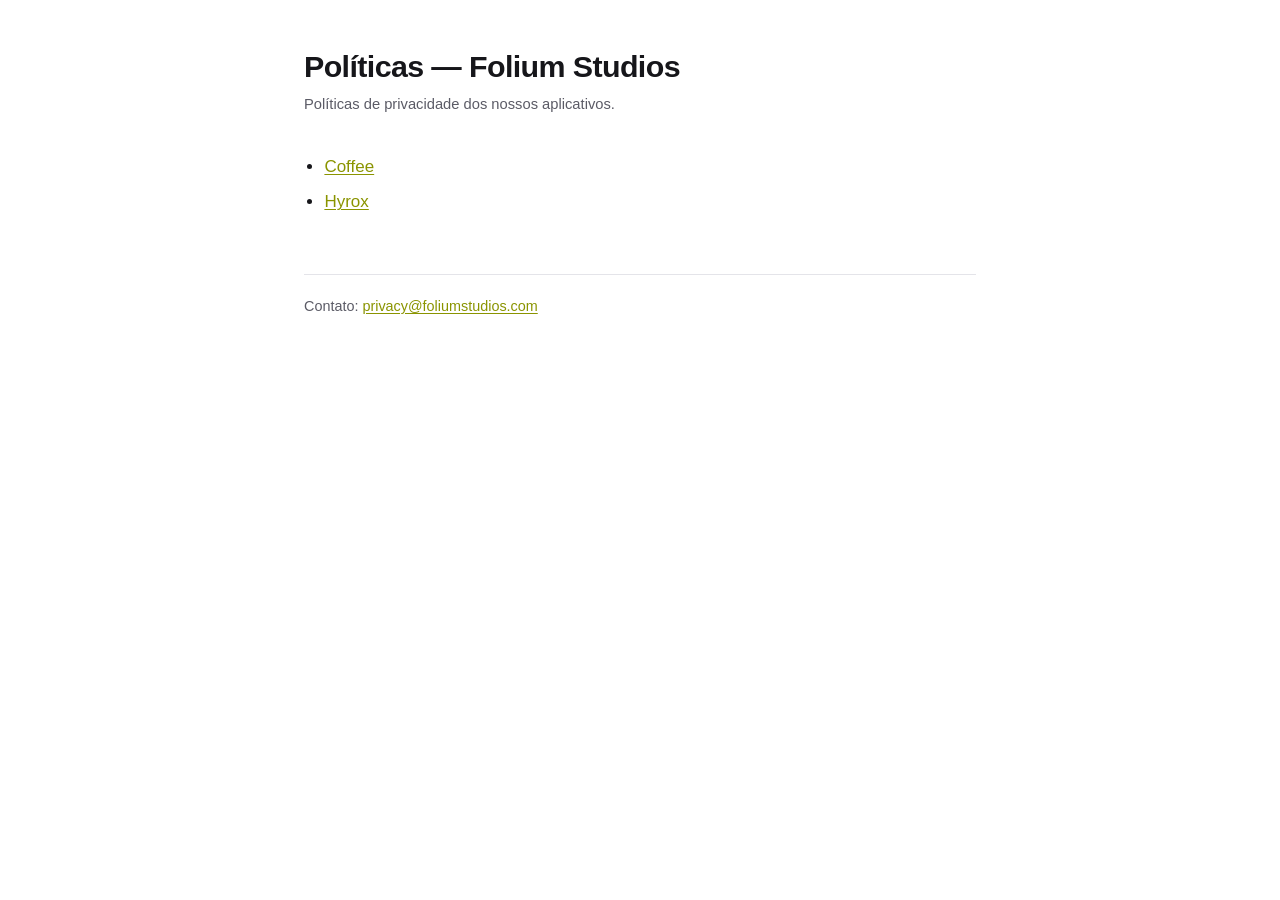
<file: index.html>
<!DOCTYPE html>
<html lang="pt-BR">
<head>
<meta charset="utf-8">
<meta name="viewport" content="width=device-width, initial-scale=1">
<title>Políticas — Folium Studios</title>
<meta name="description" content="Políticas de privacidade dos aplicativos da Folium Studios.">
<link rel="stylesheet" href="estilo.css">
</head>
<body>
<main>
<h1>Políticas — Folium Studios</h1>
<p class="data">Políticas de privacidade dos nossos aplicativos.</p>
<ul>
  <li><a href="coffee/">Coffee</a></li>
  <li><a href="https://hyrox.foliumstudios.com/privacy/">Hyrox</a></li>
</ul>
<footer>Contato: <a href="mailto:privacy@foliumstudios.com">privacy@foliumstudios.com</a></footer>
</main>
</body>
</html>
</file>
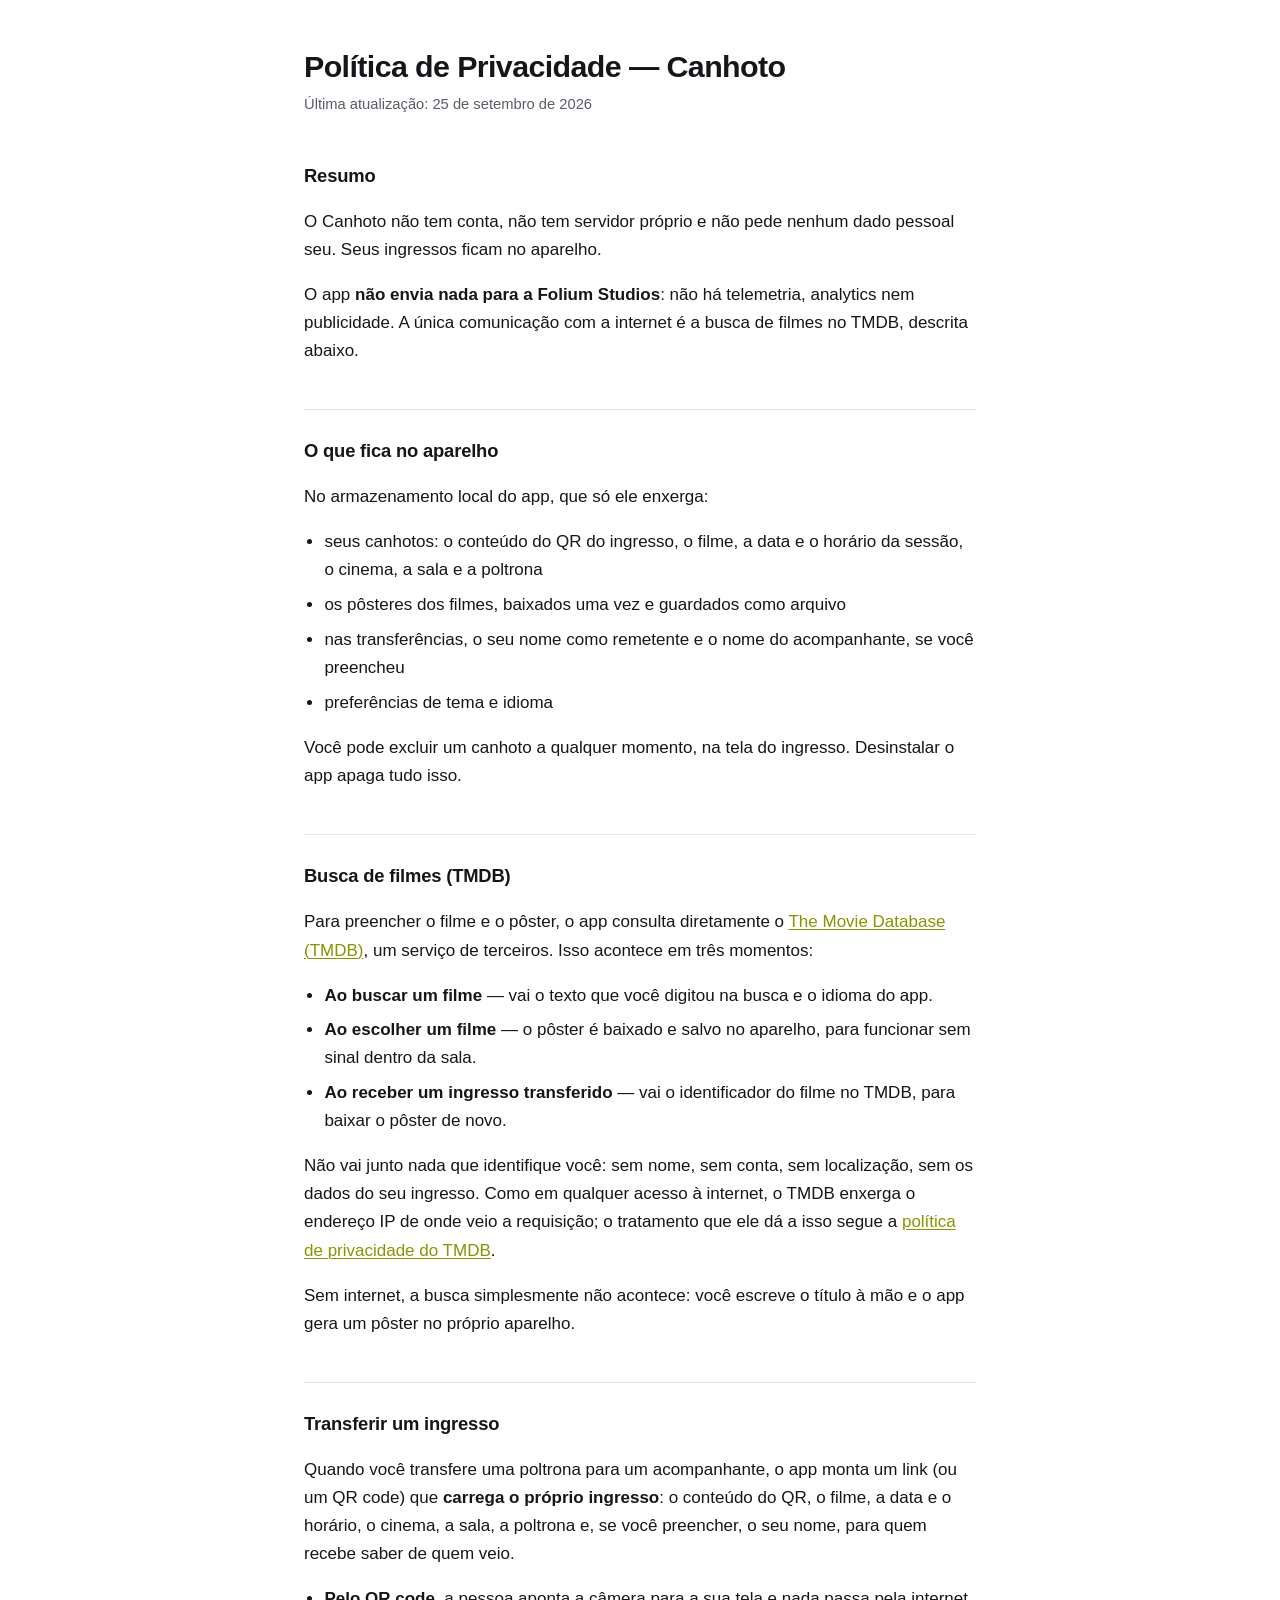
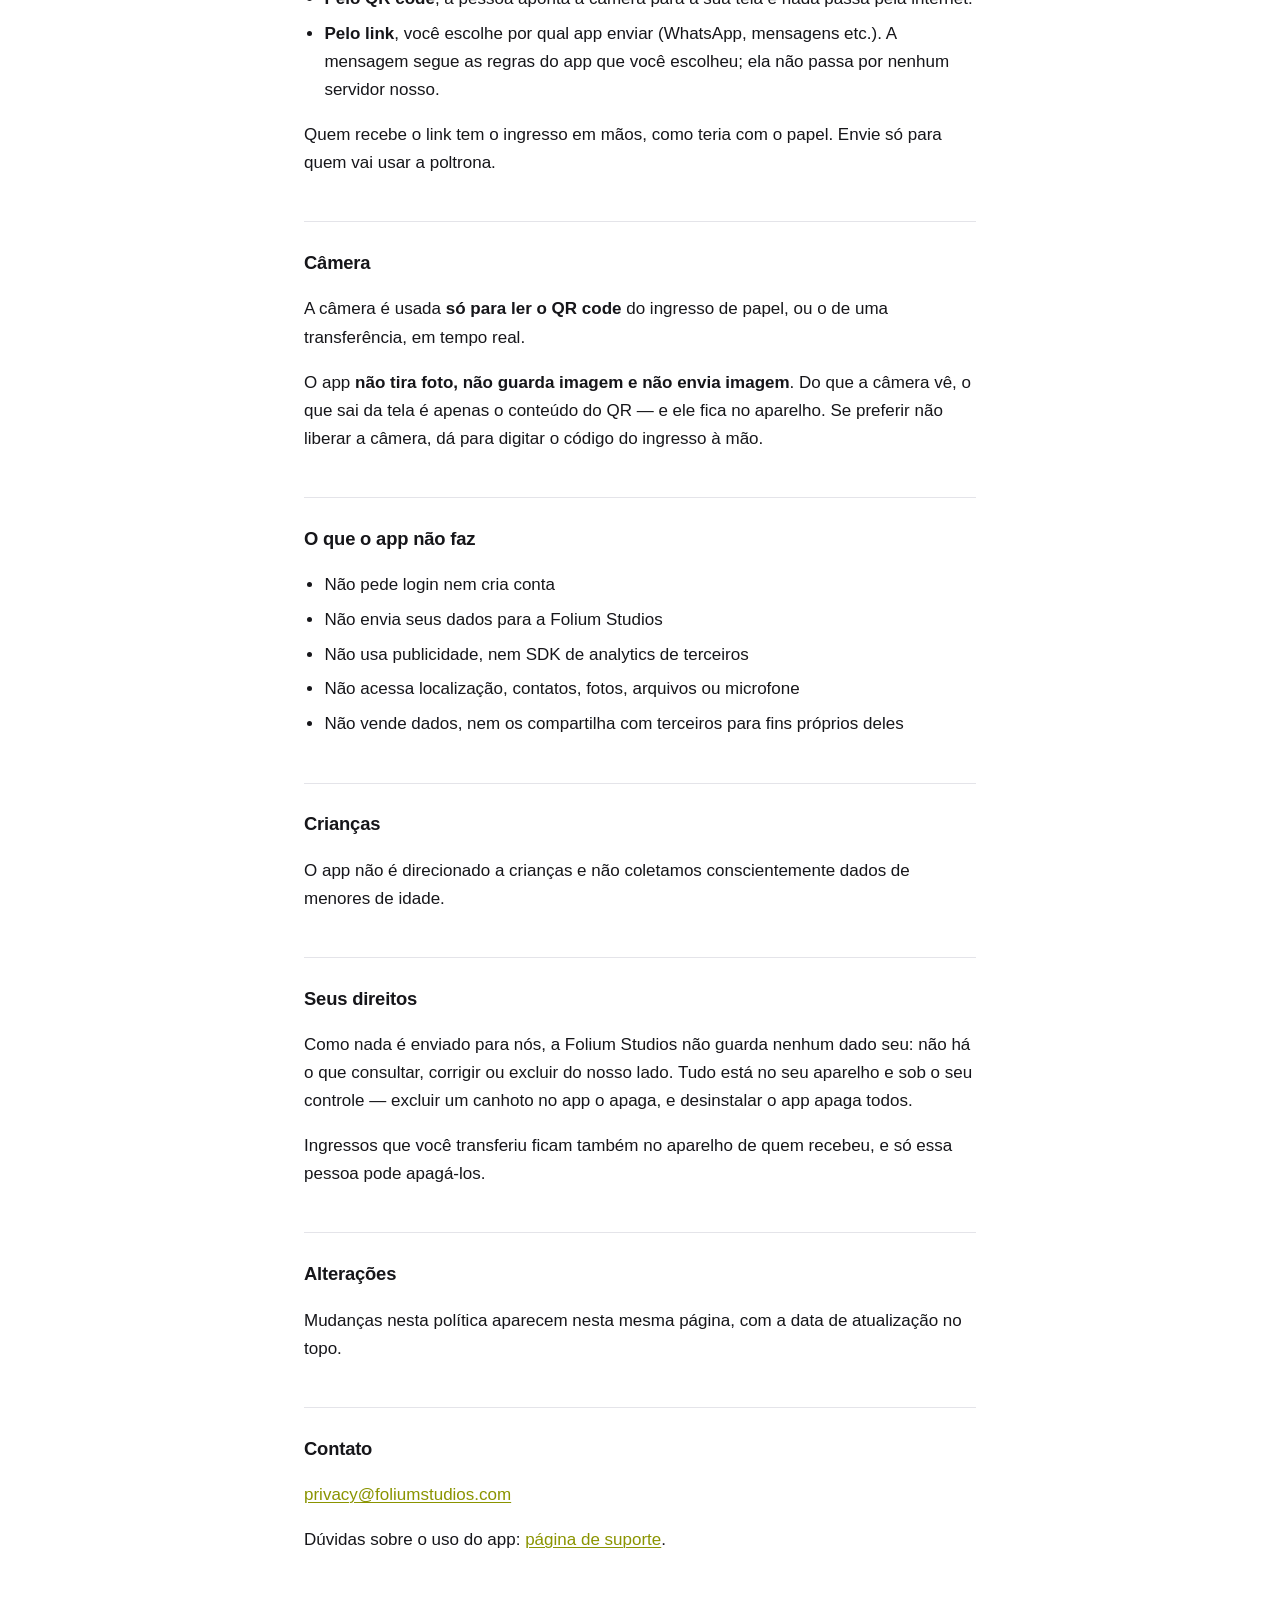
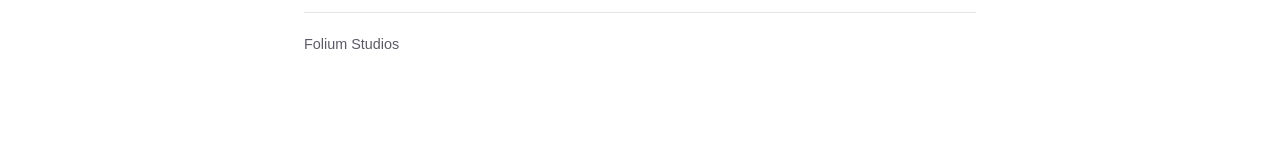
<file: canhoto/index.html>
<!DOCTYPE html>
<html lang="pt-BR">
<head>
<meta charset="utf-8">
<meta name="viewport" content="width=device-width, initial-scale=1">
<title>Política de Privacidade — Canhoto</title>
<meta name="description" content="Política de privacidade do app Canhoto, da Folium Studios.">
<link rel="stylesheet" href="../estilo.css">
</head>
<body>
<main>

<h1>Política de Privacidade — Canhoto</h1>
<p class="data">Última atualização: 25 de setembro de 2026</p>

<h2>Resumo</h2>
<p>O Canhoto não tem conta, não tem servidor próprio e não pede nenhum dado
pessoal seu. Seus ingressos ficam no aparelho.</p>
<p>O app <strong>não envia nada para a Folium Studios</strong>: não há
telemetria, analytics nem publicidade. A única comunicação com a internet é a
busca de filmes no TMDB, descrita abaixo.</p>

<h2>O que fica no aparelho</h2>
<p>No armazenamento local do app, que só ele enxerga:</p>
<ul>
  <li>seus canhotos: o conteúdo do QR do ingresso, o filme, a data e o horário
      da sessão, o cinema, a sala e a poltrona</li>
  <li>os pôsteres dos filmes, baixados uma vez e guardados como arquivo</li>
  <li>nas transferências, o seu nome como remetente e o nome do acompanhante,
      se você preencheu</li>
  <li>preferências de tema e idioma</li>
</ul>
<p>Você pode excluir um canhoto a qualquer momento, na tela do ingresso.
Desinstalar o app apaga tudo isso.</p>

<h2>Busca de filmes (TMDB)</h2>
<p>Para preencher o filme e o pôster, o app consulta diretamente o
<a href="https://www.themoviedb.org/">The Movie Database (TMDB)</a>, um
serviço de terceiros. Isso acontece em três momentos:</p>
<ul>
  <li><strong>Ao buscar um filme</strong> — vai o texto que você digitou na
      busca e o idioma do app.</li>
  <li><strong>Ao escolher um filme</strong> — o pôster é baixado e salvo no
      aparelho, para funcionar sem sinal dentro da sala.</li>
  <li><strong>Ao receber um ingresso transferido</strong> — vai o
      identificador do filme no TMDB, para baixar o pôster de novo.</li>
</ul>
<p>Não vai junto nada que identifique você: sem nome, sem conta, sem
localização, sem os dados do seu ingresso. Como em qualquer acesso à
internet, o TMDB enxerga o endereço IP de onde veio a requisição; o
tratamento que ele dá a isso segue a
<a href="https://www.themoviedb.org/privacy-policy">política de privacidade
do TMDB</a>.</p>
<p>Sem internet, a busca simplesmente não acontece: você escreve o título à
mão e o app gera um pôster no próprio aparelho.</p>

<h2>Transferir um ingresso</h2>
<p>Quando você transfere uma poltrona para um acompanhante, o app monta um
link (ou um QR code) que <strong>carrega o próprio ingresso</strong>: o
conteúdo do QR, o filme, a data e o horário, o cinema, a sala, a poltrona e,
se você preencher, o seu nome, para quem recebe saber de quem veio.</p>
<ul>
  <li><strong>Pelo QR code</strong>, a pessoa aponta a câmera para a sua tela
      e nada passa pela internet.</li>
  <li><strong>Pelo link</strong>, você escolhe por qual app enviar (WhatsApp,
      mensagens etc.). A mensagem segue as regras do app que você escolheu;
      ela não passa por nenhum servidor nosso.</li>
</ul>
<p>Quem recebe o link tem o ingresso em mãos, como teria com o papel. Envie
só para quem vai usar a poltrona.</p>

<h2>Câmera</h2>
<p>A câmera é usada <strong>só para ler o QR code</strong> do ingresso de
papel, ou o de uma transferência, em tempo real.</p>
<p>O app <strong>não tira foto, não guarda imagem e não envia imagem</strong>.
Do que a câmera vê, o que sai da tela é apenas o conteúdo do QR — e ele fica
no aparelho. Se preferir não liberar a câmera, dá para digitar o código do
ingresso à mão.</p>

<h2>O que o app não faz</h2>
<ul>
  <li>Não pede login nem cria conta</li>
  <li>Não envia seus dados para a Folium Studios</li>
  <li>Não usa publicidade, nem SDK de analytics de terceiros</li>
  <li>Não acessa localização, contatos, fotos, arquivos ou microfone</li>
  <li>Não vende dados, nem os compartilha com terceiros para fins próprios deles</li>
</ul>

<h2>Crianças</h2>
<p>O app não é direcionado a crianças e não coletamos conscientemente dados de
menores de idade.</p>

<h2>Seus direitos</h2>
<p>Como nada é enviado para nós, a Folium Studios não guarda nenhum dado seu:
não há o que consultar, corrigir ou excluir do nosso lado. Tudo está no seu
aparelho e sob o seu controle — excluir um canhoto no app o apaga, e
desinstalar o app apaga todos.</p>
<p>Ingressos que você transferiu ficam também no aparelho de quem recebeu, e
só essa pessoa pode apagá-los.</p>

<h2>Alterações</h2>
<p>Mudanças nesta política aparecem nesta mesma página, com a data de
atualização no topo.</p>

<h2>Contato</h2>
<p><a href="mailto:privacy@foliumstudios.com">privacy@foliumstudios.com</a></p>
<p>Dúvidas sobre o uso do app: <a href="suporte/">página de suporte</a>.</p>

<footer>Folium Studios</footer>

</main>
</body>
</html>
</file>
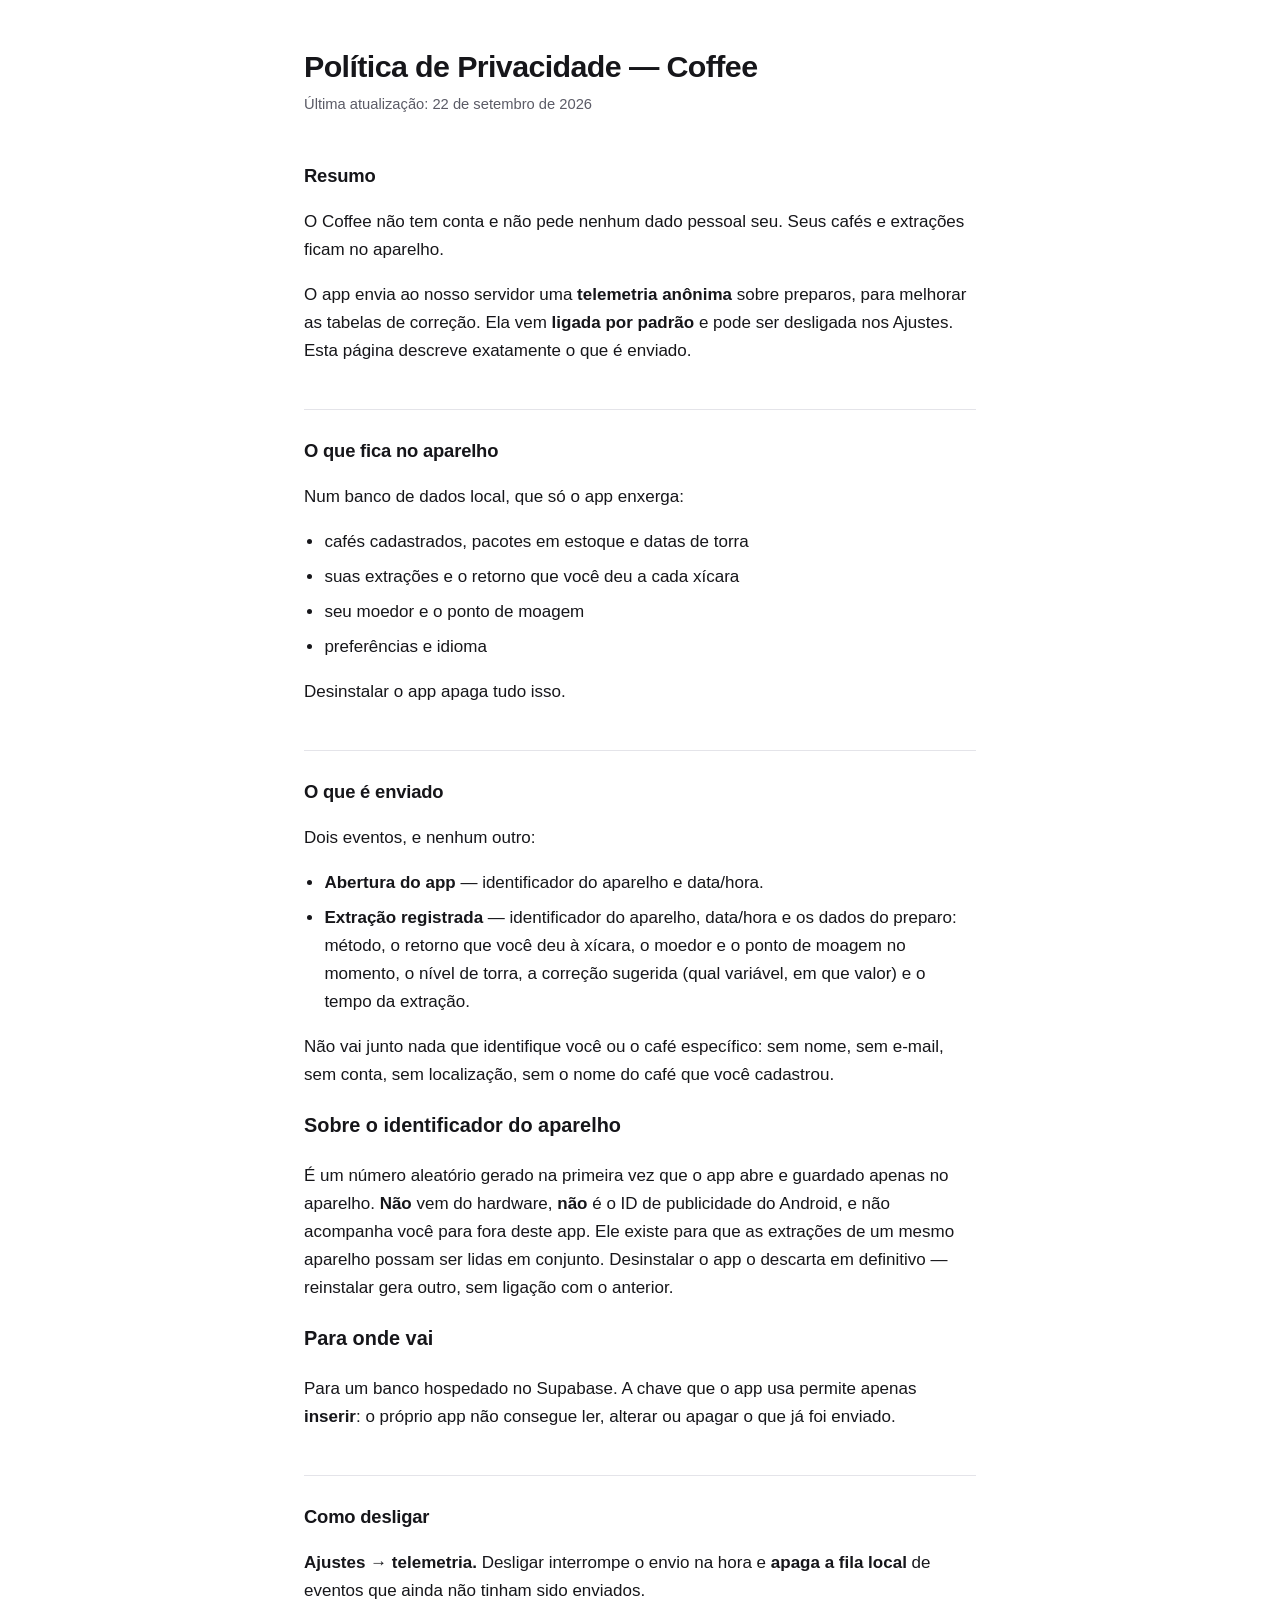
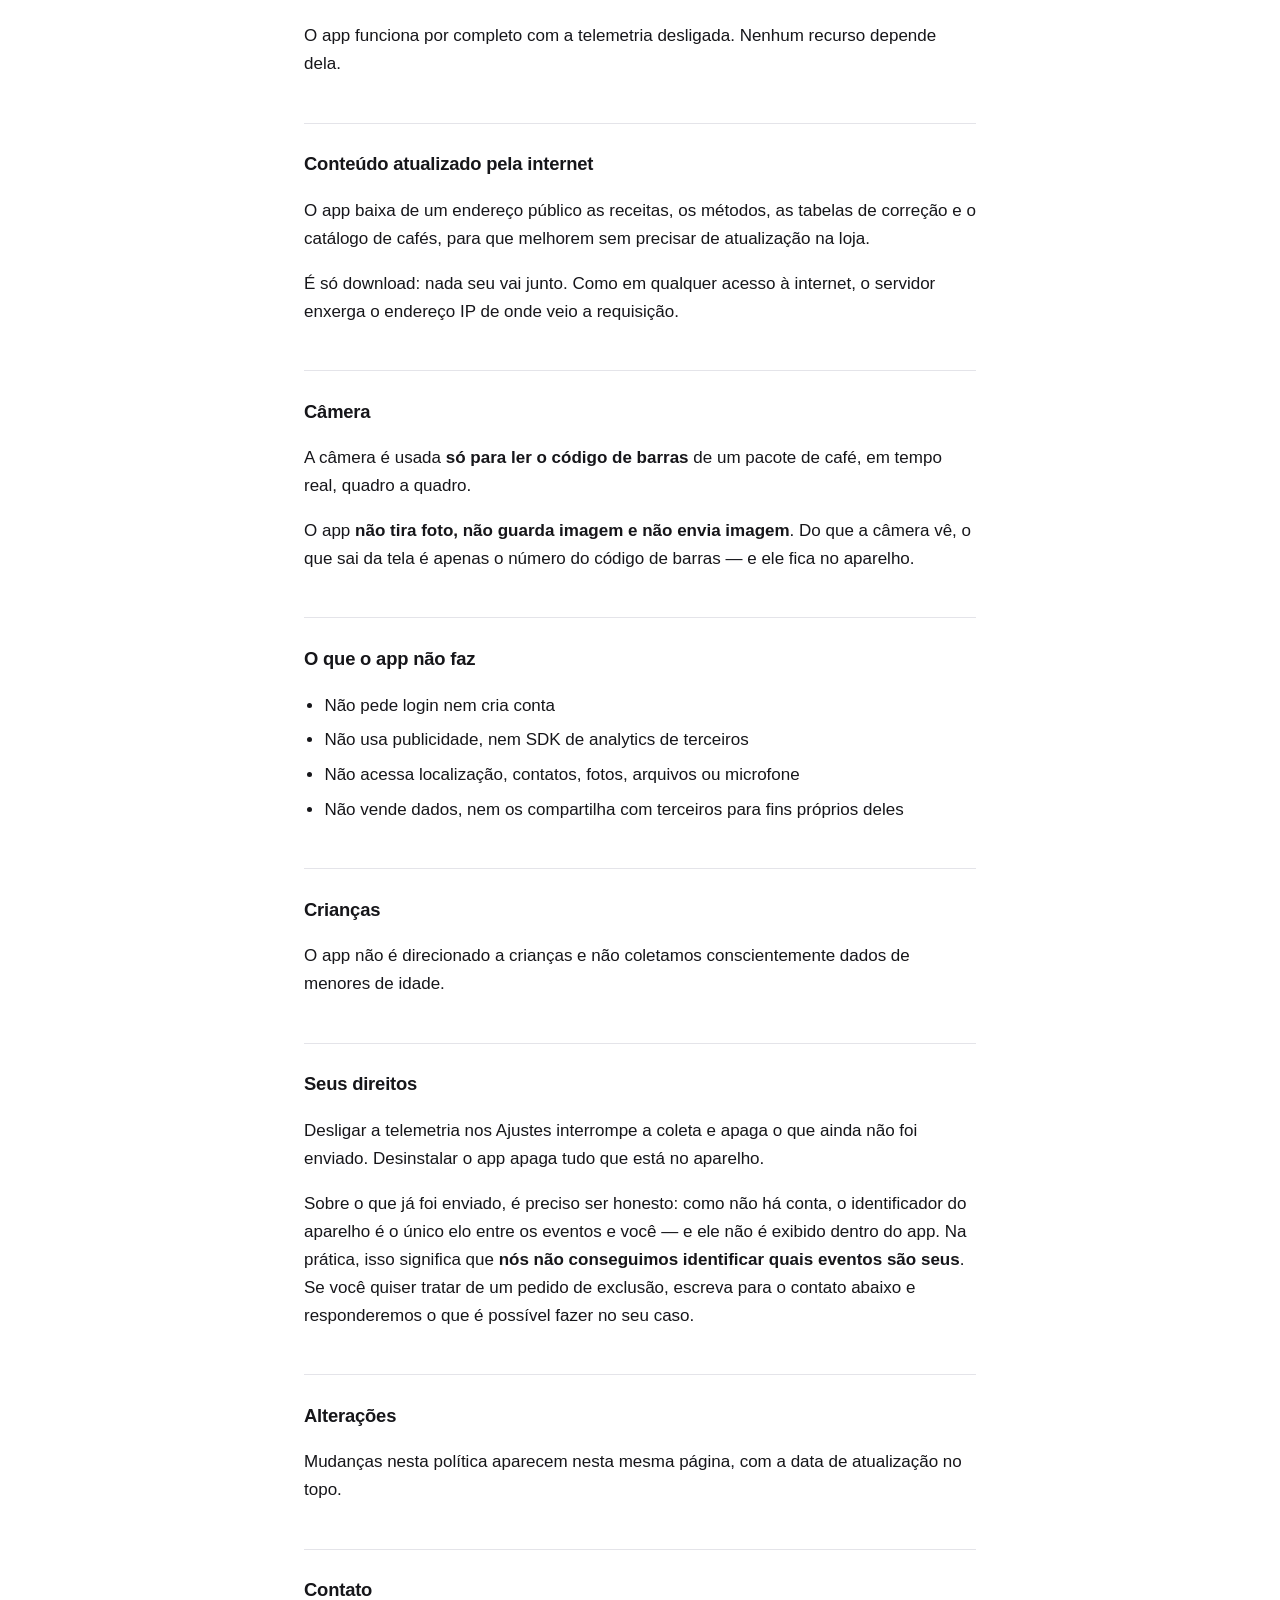
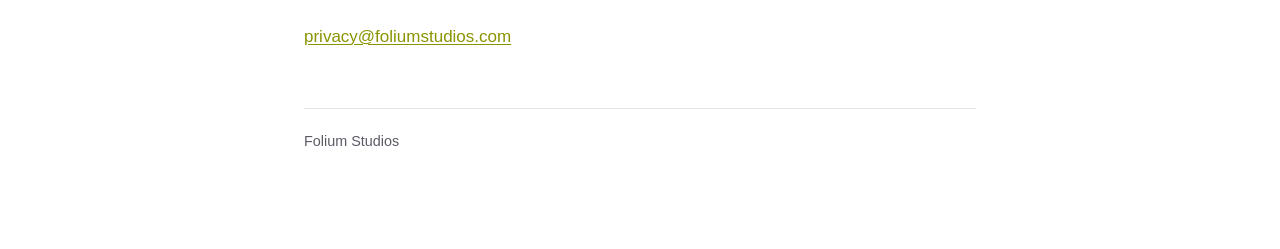
<file: coffee/index.html>
<!DOCTYPE html>
<html lang="pt-BR">
<head>
<meta charset="utf-8">
<meta name="viewport" content="width=device-width, initial-scale=1">
<title>Política de Privacidade — Coffee</title>
<meta name="description" content="Política de privacidade do app Coffee, da Folium Studios.">
<link rel="stylesheet" href="../estilo.css">
</head>
<body>
<main>

<h1>Política de Privacidade — Coffee</h1>
<p class="data">Última atualização: 22 de setembro de 2026</p>

<h2>Resumo</h2>
<p>O Coffee não tem conta e não pede nenhum dado pessoal seu. Seus cafés e
extrações ficam no aparelho.</p>
<p>O app envia ao nosso servidor uma <strong>telemetria anônima</strong> sobre
preparos, para melhorar as tabelas de correção. Ela vem <strong>ligada por
padrão</strong> e pode ser desligada nos Ajustes. Esta página descreve
exatamente o que é enviado.</p>

<h2>O que fica no aparelho</h2>
<p>Num banco de dados local, que só o app enxerga:</p>
<ul>
  <li>cafés cadastrados, pacotes em estoque e datas de torra</li>
  <li>suas extrações e o retorno que você deu a cada xícara</li>
  <li>seu moedor e o ponto de moagem</li>
  <li>preferências e idioma</li>
</ul>
<p>Desinstalar o app apaga tudo isso.</p>

<h2>O que é enviado</h2>
<p>Dois eventos, e nenhum outro:</p>
<ul>
  <li><strong>Abertura do app</strong> — identificador do aparelho e data/hora.</li>
  <li><strong>Extração registrada</strong> — identificador do aparelho, data/hora
      e os dados do preparo: método, o retorno que você deu à xícara, o
      moedor e o ponto de moagem no momento, o nível de torra, a correção
      sugerida (qual variável, em que valor) e o tempo da extração.</li>
</ul>
<p>Não vai junto nada que identifique você ou o café específico: sem nome, sem
e-mail, sem conta, sem localização, sem o nome do café que você cadastrou.</p>

<h3>Sobre o identificador do aparelho</h3>
<p>É um número aleatório gerado na primeira vez que o app abre e guardado
apenas no aparelho. <strong>Não</strong> vem do hardware, <strong>não</strong>
é o ID de publicidade do Android, e não acompanha você para fora deste app.
Ele existe para que as extrações de um mesmo aparelho possam ser lidas em
conjunto. Desinstalar o app o descarta em definitivo — reinstalar gera outro,
sem ligação com o anterior.</p>

<h3>Para onde vai</h3>
<p>Para um banco hospedado no Supabase. A chave que o app usa permite apenas
<strong>inserir</strong>: o próprio app não consegue ler, alterar ou apagar o
que já foi enviado.</p>

<h2>Como desligar</h2>
<p><strong>Ajustes → telemetria.</strong> Desligar interrompe o envio na hora e
<strong>apaga a fila local</strong> de eventos que ainda não tinham sido
enviados.</p>
<p>O app funciona por completo com a telemetria desligada. Nenhum recurso
depende dela.</p>

<h2>Conteúdo atualizado pela internet</h2>
<p>O app baixa de um endereço público as receitas, os métodos, as tabelas de
correção e o catálogo de cafés, para que melhorem sem precisar de atualização
na loja.</p>
<p>É só download: nada seu vai junto. Como em qualquer acesso à internet, o
servidor enxerga o endereço IP de onde veio a requisição.</p>

<h2>Câmera</h2>
<p>A câmera é usada <strong>só para ler o código de barras</strong> de um
pacote de café, em tempo real, quadro a quadro.</p>
<p>O app <strong>não tira foto, não guarda imagem e não envia imagem</strong>.
Do que a câmera vê, o que sai da tela é apenas o número do código de barras —
e ele fica no aparelho.</p>

<h2>O que o app não faz</h2>
<ul>
  <li>Não pede login nem cria conta</li>
  <li>Não usa publicidade, nem SDK de analytics de terceiros</li>
  <li>Não acessa localização, contatos, fotos, arquivos ou microfone</li>
  <li>Não vende dados, nem os compartilha com terceiros para fins próprios deles</li>
</ul>

<h2>Crianças</h2>
<p>O app não é direcionado a crianças e não coletamos conscientemente dados de
menores de idade.</p>

<h2>Seus direitos</h2>
<p>Desligar a telemetria nos Ajustes interrompe a coleta e apaga o que ainda
não foi enviado. Desinstalar o app apaga tudo que está no aparelho.</p>
<p>Sobre o que já foi enviado, é preciso ser honesto: como não há conta, o
identificador do aparelho é o único elo entre os eventos e você — e ele não é
exibido dentro do app. Na prática, isso significa que <strong>nós não
conseguimos identificar quais eventos são seus</strong>. Se você quiser tratar
de um pedido de exclusão, escreva para o contato abaixo e responderemos o que
é possível fazer no seu caso.</p>

<h2>Alterações</h2>
<p>Mudanças nesta política aparecem nesta mesma página, com a data de
atualização no topo.</p>

<h2>Contato</h2>
<p><a href="mailto:privacy@foliumstudios.com">privacy@foliumstudios.com</a></p>

<footer>Folium Studios</footer>

</main>
</body>
</html>
</file>
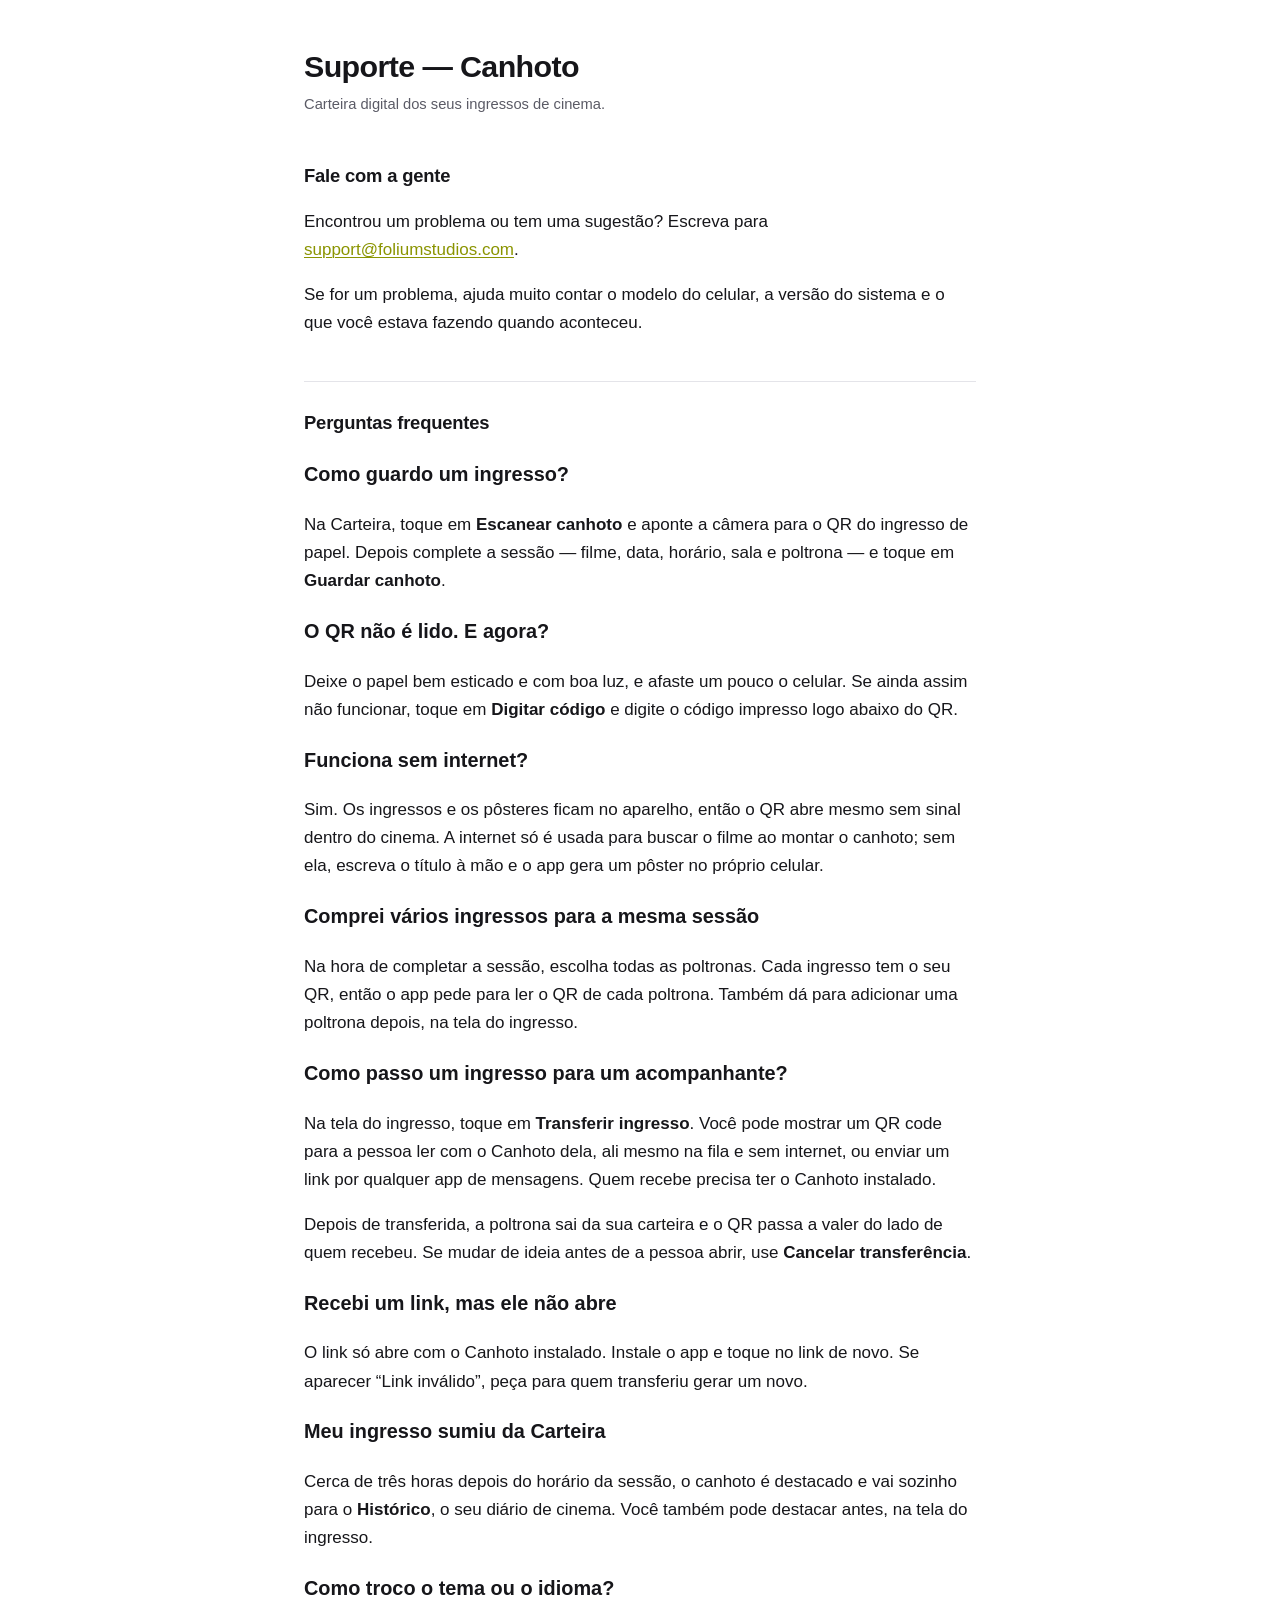
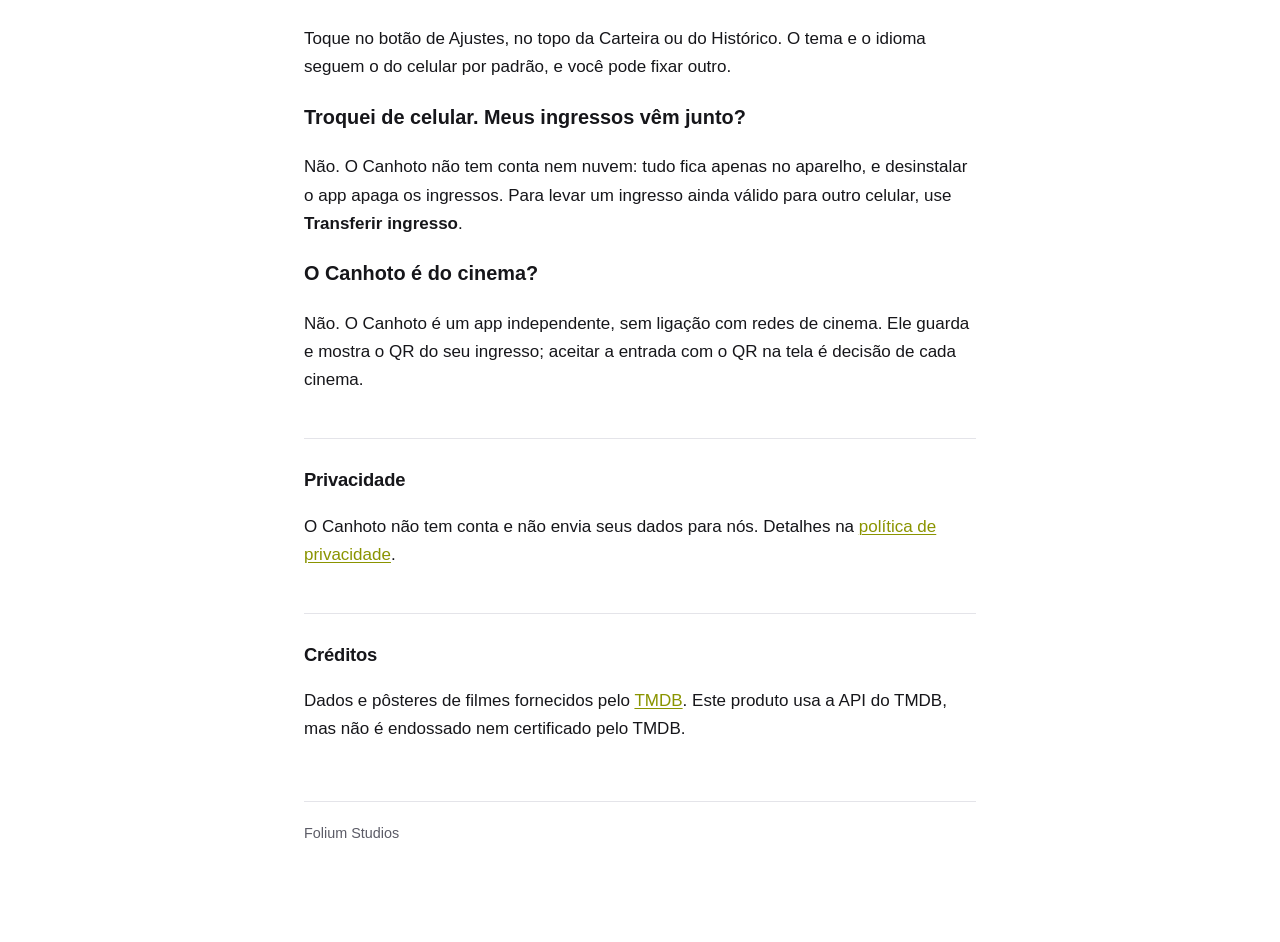
<file: canhoto/suporte/index.html>
<!DOCTYPE html>
<html lang="pt-BR">
<head>
<meta charset="utf-8">
<meta name="viewport" content="width=device-width, initial-scale=1">
<title>Suporte — Canhoto</title>
<meta name="description" content="Suporte e perguntas frequentes do app Canhoto, da Folium Studios.">
<link rel="stylesheet" href="../../estilo.css">
</head>
<body>
<main>

<h1>Suporte — Canhoto</h1>
<p class="data">Carteira digital dos seus ingressos de cinema.</p>

<h2>Fale com a gente</h2>
<p>Encontrou um problema ou tem uma sugestão? Escreva para
<a href="mailto:support@foliumstudios.com">support@foliumstudios.com</a>.</p>
<p>Se for um problema, ajuda muito contar o modelo do celular, a versão do
sistema e o que você estava fazendo quando aconteceu.</p>

<h2>Perguntas frequentes</h2>

<h3>Como guardo um ingresso?</h3>
<p>Na Carteira, toque em <strong>Escanear canhoto</strong> e aponte a câmera
para o QR do ingresso de papel. Depois complete a sessão — filme, data,
horário, sala e poltrona — e toque em <strong>Guardar canhoto</strong>.</p>

<h3>O QR não é lido. E agora?</h3>
<p>Deixe o papel bem esticado e com boa luz, e afaste um pouco o celular. Se
ainda assim não funcionar, toque em <strong>Digitar código</strong> e digite
o código impresso logo abaixo do QR.</p>

<h3>Funciona sem internet?</h3>
<p>Sim. Os ingressos e os pôsteres ficam no aparelho, então o QR abre mesmo
sem sinal dentro do cinema. A internet só é usada para buscar o filme ao
montar o canhoto; sem ela, escreva o título à mão e o app gera um pôster no
próprio celular.</p>

<h3>Comprei vários ingressos para a mesma sessão</h3>
<p>Na hora de completar a sessão, escolha todas as poltronas. Cada ingresso
tem o seu QR, então o app pede para ler o QR de cada poltrona. Também dá para
adicionar uma poltrona depois, na tela do ingresso.</p>

<h3>Como passo um ingresso para um acompanhante?</h3>
<p>Na tela do ingresso, toque em <strong>Transferir ingresso</strong>. Você
pode mostrar um QR code para a pessoa ler com o Canhoto dela, ali mesmo na
fila e sem internet, ou enviar um link por qualquer app de mensagens. Quem
recebe precisa ter o Canhoto instalado.</p>
<p>Depois de transferida, a poltrona sai da sua carteira e o QR passa a valer
do lado de quem recebeu. Se mudar de ideia antes de a pessoa abrir, use
<strong>Cancelar transferência</strong>.</p>

<h3>Recebi um link, mas ele não abre</h3>
<p>O link só abre com o Canhoto instalado. Instale o app e toque no link de
novo. Se aparecer “Link inválido”, peça para quem transferiu gerar um novo.</p>

<h3>Meu ingresso sumiu da Carteira</h3>
<p>Cerca de três horas depois do horário da sessão, o canhoto é destacado e
vai sozinho para o <strong>Histórico</strong>, o seu diário de cinema. Você
também pode destacar antes, na tela do ingresso.</p>

<h3>Como troco o tema ou o idioma?</h3>
<p>Toque no botão de Ajustes, no topo da Carteira ou do Histórico. O tema e o
idioma seguem o do celular por padrão, e você pode fixar outro.</p>

<h3>Troquei de celular. Meus ingressos vêm junto?</h3>
<p>Não. O Canhoto não tem conta nem nuvem: tudo fica apenas no aparelho, e
desinstalar o app apaga os ingressos. Para levar um ingresso ainda válido
para outro celular, use <strong>Transferir ingresso</strong>.</p>

<h3>O Canhoto é do cinema?</h3>
<p>Não. O Canhoto é um app independente, sem ligação com redes de cinema. Ele
guarda e mostra o QR do seu ingresso; aceitar a entrada com o QR na tela é
decisão de cada cinema.</p>

<h2>Privacidade</h2>
<p>O Canhoto não tem conta e não envia seus dados para nós. Detalhes na
<a href="../">política de privacidade</a>.</p>

<h2>Créditos</h2>
<p>Dados e pôsteres de filmes fornecidos pelo
<a href="https://www.themoviedb.org/">TMDB</a>. Este produto usa a API do
TMDB, mas não é endossado nem certificado pelo TMDB.</p>

<footer>Folium Studios</footer>

</main>
</body>
</html>
</file>
<file: estilo.css>
:root {
  --fundo: #ffffff;
  --texto: #16161a;
  --suave: #5b5b66;
  --linha: #e4e4e9;
  --marca: #8a9400;
}
@media (prefers-color-scheme: dark) {
  :root {
    --fundo: #111114;
    --texto: #e9e9ee;
    --suave: #9a9aa6;
    --linha: #2a2a31;
    --marca: #f2ff49;
  }
}
* { box-sizing: border-box; }
body {
  margin: 0;
  padding: 48px 16px 96px;
  background: var(--fundo);
  color: var(--texto);
  font: 17px/1.65 -apple-system, BlinkMacSystemFont, "Segoe UI", Roboto, Helvetica, Arial, sans-serif;
  -webkit-text-size-adjust: 100%;
}
main { max-width: 42rem; margin: 0 auto; }
h1 { font-size: 1.9rem; line-height: 1.2; margin: 0 0 .25em; letter-spacing: -.02em; }
h2 {
  font-size: 1.15rem; margin: 2.4em 0 .6em; letter-spacing: -.01em;
  padding-top: 1.4em; border-top: 1px solid var(--linha);
}
h2:first-of-type { border-top: 0; padding-top: 0; }
.data { color: var(--suave); font-size: .92rem; margin: 0 0 2.5em; }
ul { padding-left: 1.2em; }
li { margin: .4em 0; }
a { color: var(--marca); text-decoration-thickness: 1px; text-underline-offset: 2px; }
code {
  font: .88em ui-monospace, SFMono-Regular, Menlo, monospace;
  background: var(--linha); padding: .12em .38em; border-radius: 4px;
}
strong { font-weight: 650; }
footer {
  margin-top: 4em; padding-top: 1.4em; border-top: 1px solid var(--linha);
  color: var(--suave); font-size: .9rem;
}
</file>
